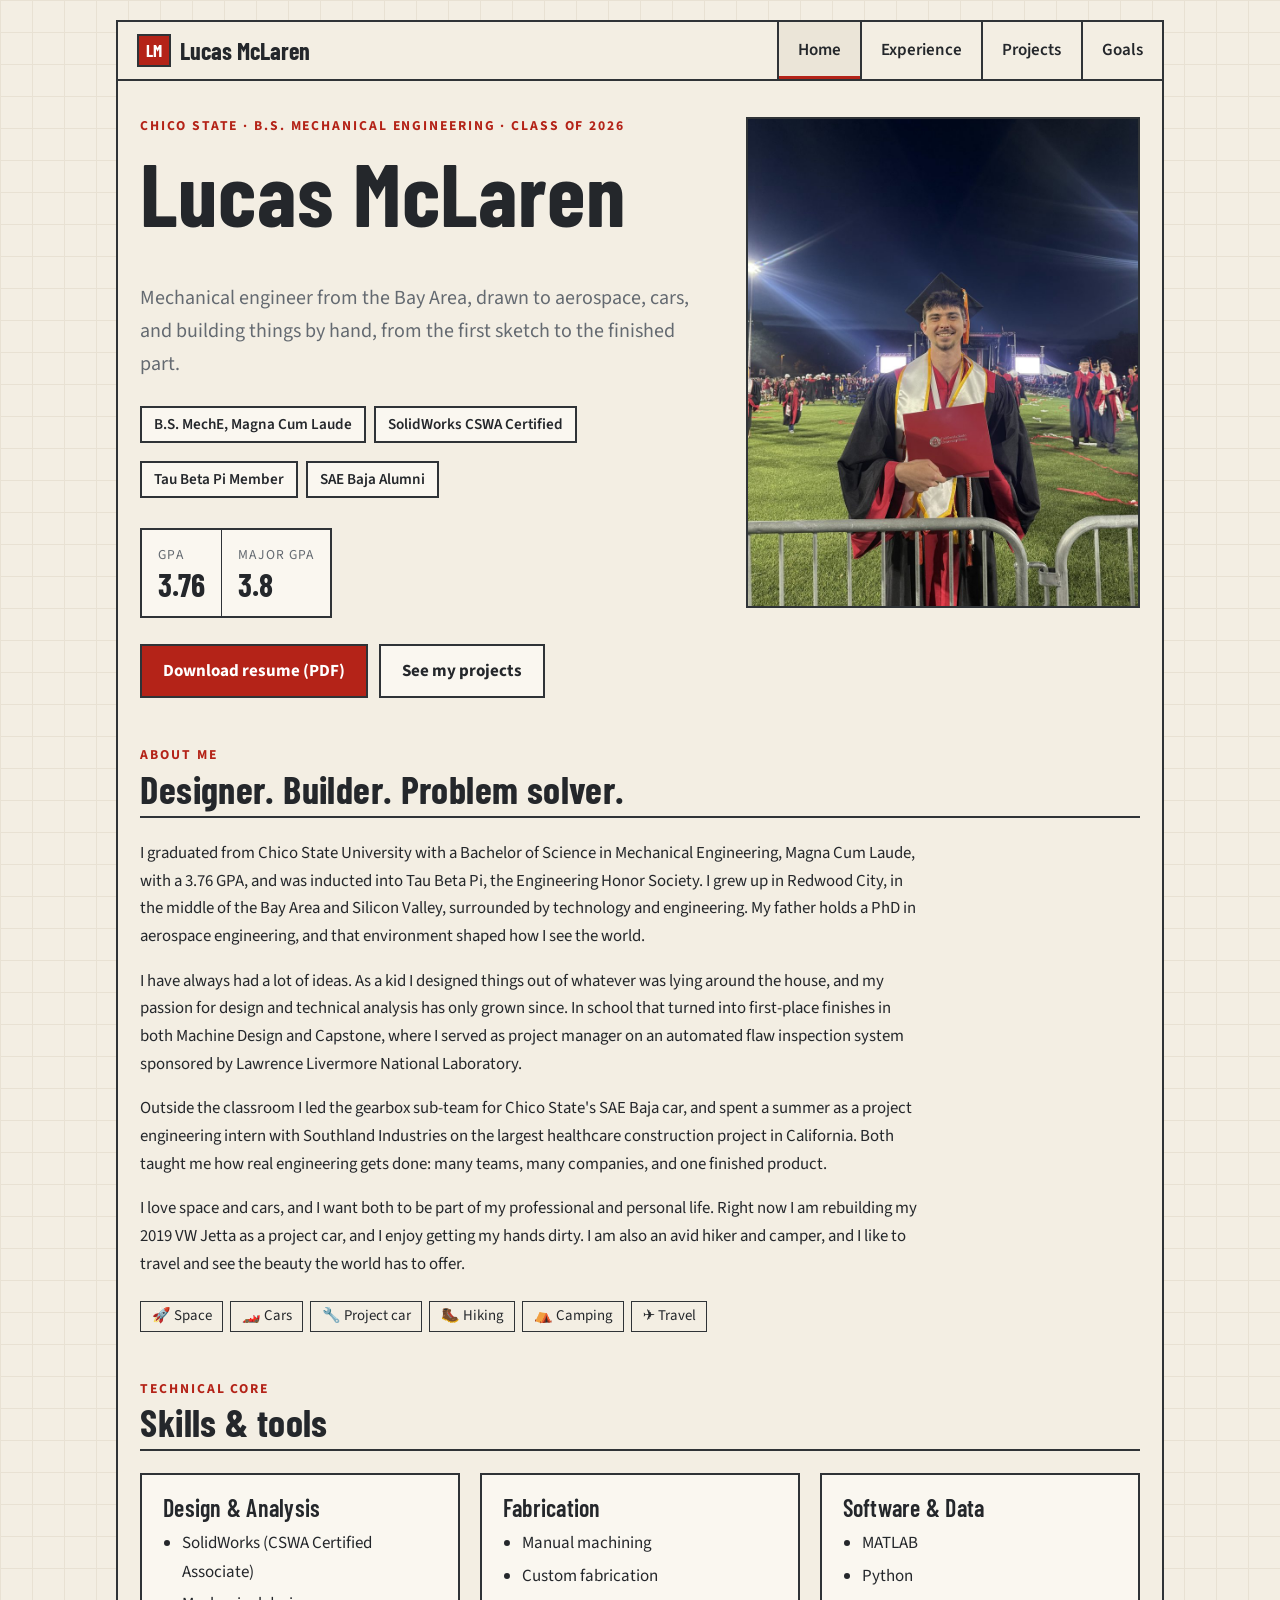
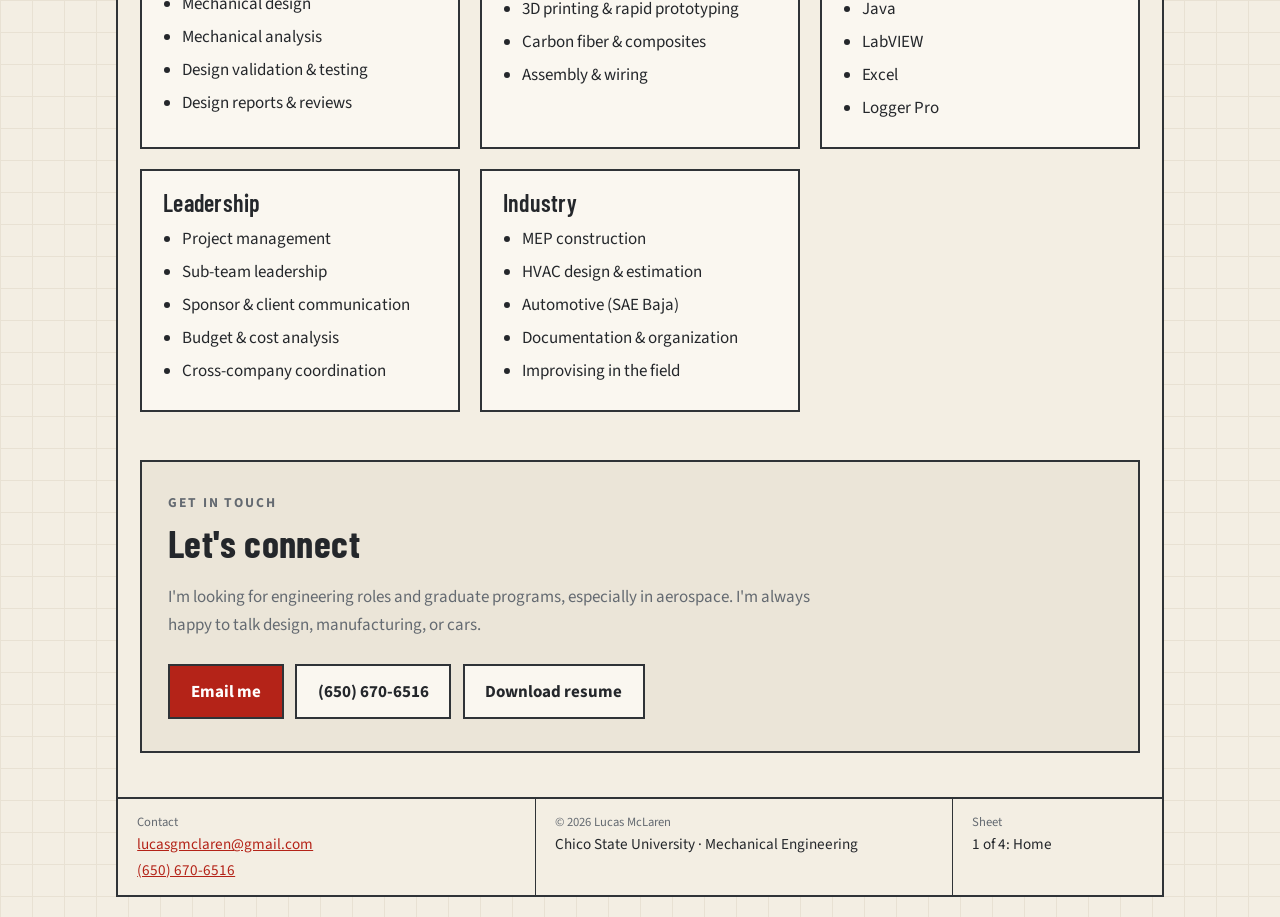
<file: index.html>
<!DOCTYPE html>
<html lang="en">
<head>
<meta charset="utf-8">
<meta name="viewport" content="width=device-width, initial-scale=1">
<title>Lucas McLaren | Mechanical Engineer</title>
<meta name="description" content="Portfolio of Lucas McLaren, mechanical engineering graduate (B.S., Chico State, Magna Cum Laude) interested in aerospace and automotive design.">
<link rel="preconnect" href="https://fonts.googleapis.com"><link rel="preconnect" href="https://fonts.gstatic.com" crossorigin>
<link href="https://fonts.googleapis.com/css2?family=Barlow+Condensed:wght@600;700&family=Source+Sans+3:wght@400;600;700&display=swap" rel="stylesheet">
<link rel="stylesheet" href="style.css">
</head>
<body><div class="sheet"><div class="frame">
<header class="top">
  <a class="brand" href="index.html"><span class="mark" aria-hidden="true">LM</span>Lucas McLaren</a>
  <nav aria-label="Main"><a href="index.html" aria-current="page">Home</a><a href="experience.html">Experience</a><a href="projects.html">Projects</a><a href="goals.html">Goals</a></nav>
</header>
<main>

<div class="hero">
  <div>
    <p class="eyebrow">Chico State · B.S. Mechanical Engineering · Class of 2026</p>
    <h1>Lucas McLaren</h1>
    <p class="lead">Mechanical engineer from the Bay Area, drawn to aerospace, cars, and building things by hand, from the first sketch to the finished part.</p>
    <ul class="badges">
      <li>B.S. MechE, Magna Cum Laude</li>
      <li>SolidWorks CSWA Certified</li>
      <li>Tau Beta Pi Member</li>
      <li>SAE Baja Alumni</li>
    </ul>
    <div class="stats">
      <div class="stat"><small>GPA</small><strong>3.76</strong></div>
      <div class="stat"><small>Major GPA</small><strong>3.8</strong></div>
    </div>
    <div class="actions">
      <a class="btn" href="assets/Lucas_McLaren_Resume_2026.pdf" download>Download resume (PDF)</a>
      <a class="btn ghost" href="projects.html">See my projects</a>
    </div>
  </div>
  <figure class="fig portrait">
    <img src="images/headshot.jpg" alt="Lucas McLaren" onerror="this.closest('figure').classList.add('missing')">
    <figcaption class="empty"><b>FIG. 1, HEADSHOT</b>Add photo as <code>images/headshot.jpg</code></figcaption>
  </figure>
</div>

<section>
  <div class="section-head"><p class="eyebrow">About me</p><h2>Designer. Builder. Problem solver.</h2></div>
  <div class="prose">
    <p>I graduated from Chico State University with a Bachelor of Science in Mechanical Engineering, Magna Cum Laude, with a 3.76 GPA, and was inducted into Tau Beta Pi, the Engineering Honor Society. I grew up in Redwood City, in the middle of the Bay Area and Silicon Valley, surrounded by technology and engineering. My father holds a PhD in aerospace engineering, and that environment shaped how I see the world.</p>
    <p>I have always had a lot of ideas. As a kid I designed things out of whatever was lying around the house, and my passion for design and technical analysis has only grown since. In school that turned into first-place finishes in both Machine Design and Capstone, where I served as project manager on an automated flaw inspection system sponsored by Lawrence Livermore National Laboratory.</p>
    <p>Outside the classroom I led the gearbox sub-team for Chico State's SAE Baja car, and spent a summer as a project engineering intern with Southland Industries on the largest healthcare construction project in California. Both taught me how real engineering gets done: many teams, many companies, and one finished product.</p>
    <p>I love space and cars, and I want both to be part of my professional and personal life. Right now I am rebuilding my 2019 VW Jetta as a project car, and I enjoy getting my hands dirty. I am also an avid hiker and camper, and I like to travel and see the beauty the world has to offer.</p>
  </div>
  <ul class="chips interests" aria-label="Interests">
    <li>🚀 Space</li><li>🏎️ Cars</li><li>🔧 Project car</li><li>🥾 Hiking</li><li>⛺ Camping</li><li>✈️ Travel</li>
  </ul>
</section>

<section>
  <div class="section-head"><p class="eyebrow">Technical core</p><h2>Skills &amp; tools</h2></div>
  <div class="cols">
    <div class="card"><h3>Design &amp; Analysis</h3><ul>
      <li>SolidWorks (CSWA Certified Associate)</li><li>Mechanical design</li><li>Mechanical analysis</li><li>Design validation &amp; testing</li><li>Design reports &amp; reviews</li></ul></div>
    <div class="card"><h3>Fabrication</h3><ul>
      <li>Manual machining</li><li>Custom fabrication</li><li>3D printing &amp; rapid prototyping</li><li>Carbon fiber &amp; composites</li><li>Assembly &amp; wiring</li></ul></div>
    <div class="card"><h3>Software &amp; Data</h3><ul>
      <li>MATLAB</li><li>Python</li><li>Java</li><li>LabVIEW</li><li>Excel</li><li>Logger Pro</li></ul></div>
    <div class="card"><h3>Leadership</h3><ul>
      <li>Project management</li><li>Sub-team leadership</li><li>Sponsor &amp; client communication</li><li>Budget &amp; cost analysis</li><li>Cross-company coordination</li></ul></div>
    <div class="card"><h3>Industry</h3><ul>
      <li>MEP construction</li><li>HVAC design &amp; estimation</li><li>Automotive (SAE Baja)</li><li>Documentation &amp; organization</li><li>Improvising in the field</li></ul></div>
  </div>
</section>

<section class="connect">
  <p class="eyebrow">Get in touch</p>
  <h2>Let's connect</h2>
  <p>I'm looking for engineering roles and graduate programs, especially in aerospace. I'm always happy to talk design, manufacturing, or cars.</p>
  <div class="actions">
    <a class="btn" href="mailto:lucasgmclaren@gmail.com">Email me</a>
    <a class="btn ghost" href="tel:+16506706516">(650) 670-6516</a>
    <a class="btn ghost" href="assets/Lucas_McLaren_Resume_2026.pdf" download>Download resume</a>
    <!-- Add LinkedIn: <a class="btn ghost" href="https://www.linkedin.com/in/YOUR-PROFILE/">LinkedIn</a> -->
  </div>
</section>

</main>
<footer class="block">
  <div><small>Contact</small><a href="mailto:lucasgmclaren@gmail.com">lucasgmclaren@gmail.com</a><br><a href="tel:+16506706516">(650) 670-6516</a></div>
  <div><small>© 2026 Lucas McLaren</small>Chico State University · Mechanical Engineering</div>
  <div><small>Sheet</small>1 of 4: Home</div>
</footer>
</div></div></body>
</html>
</file>
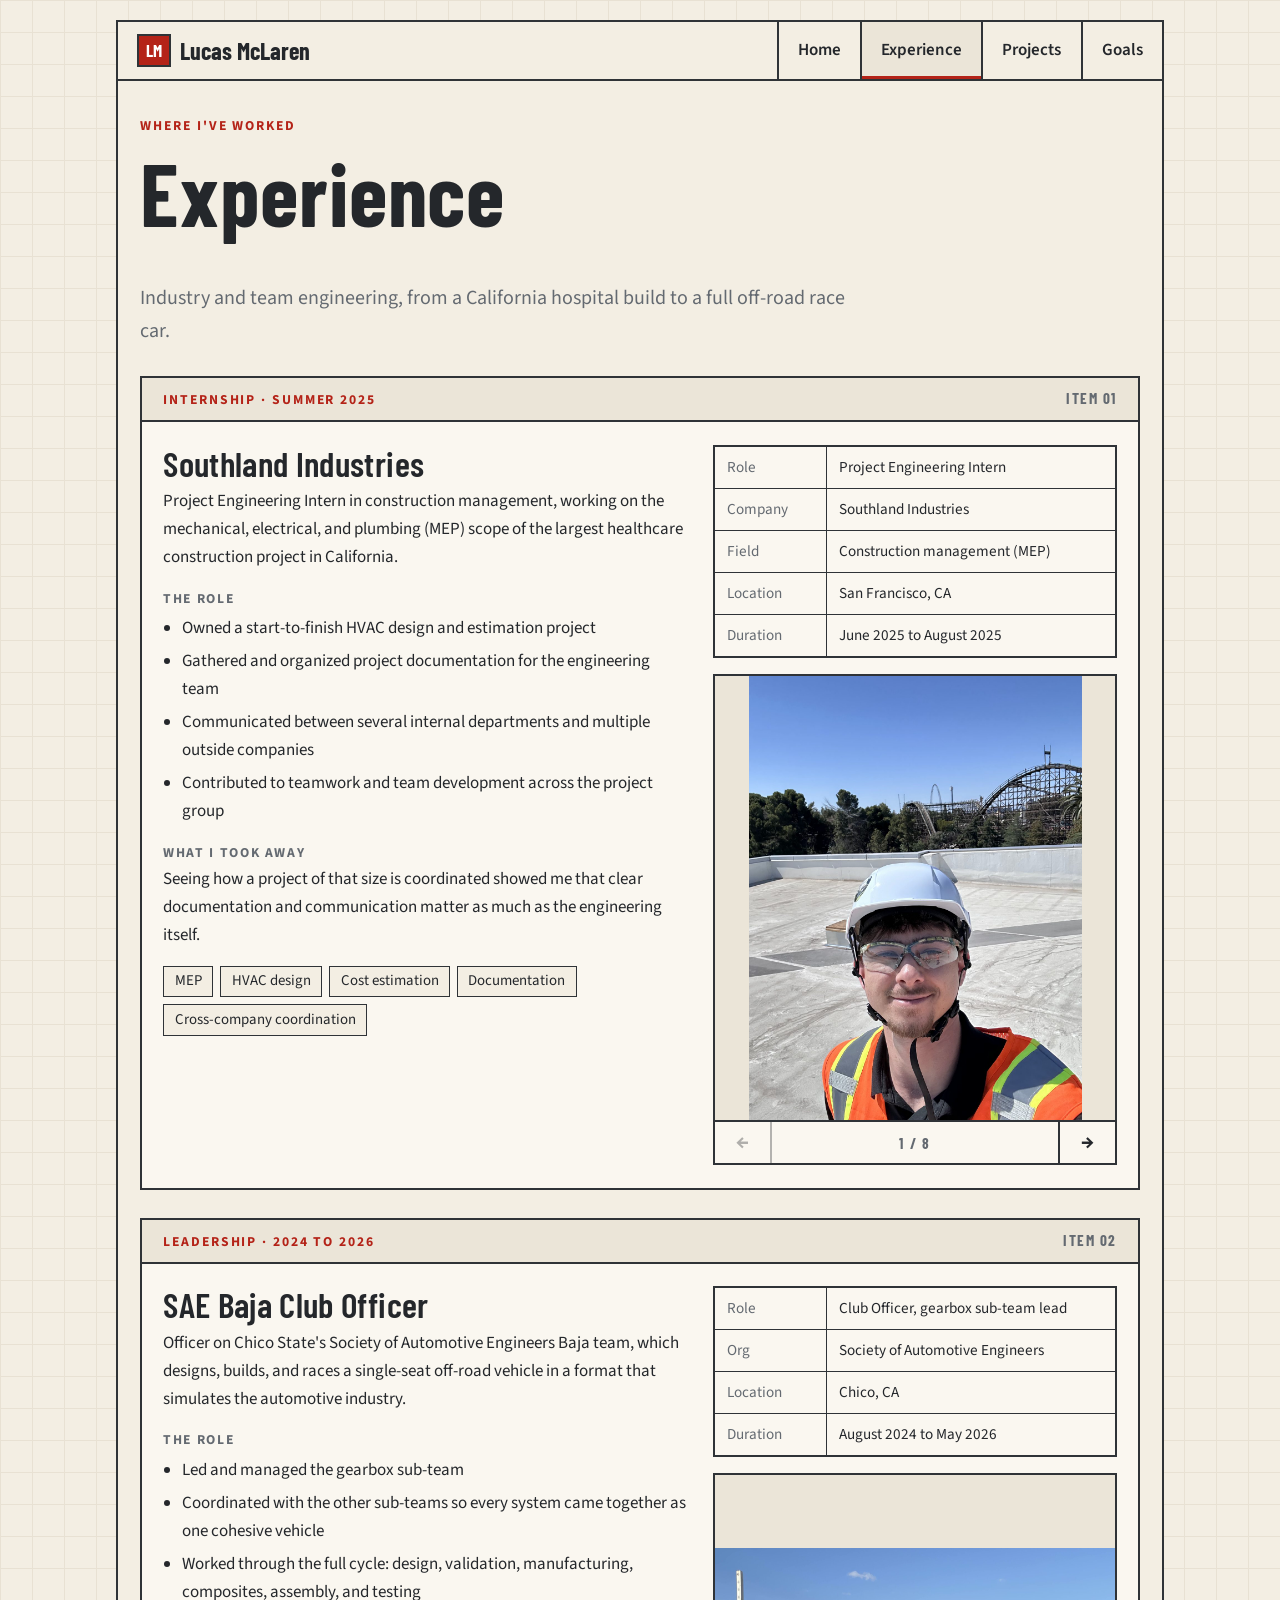
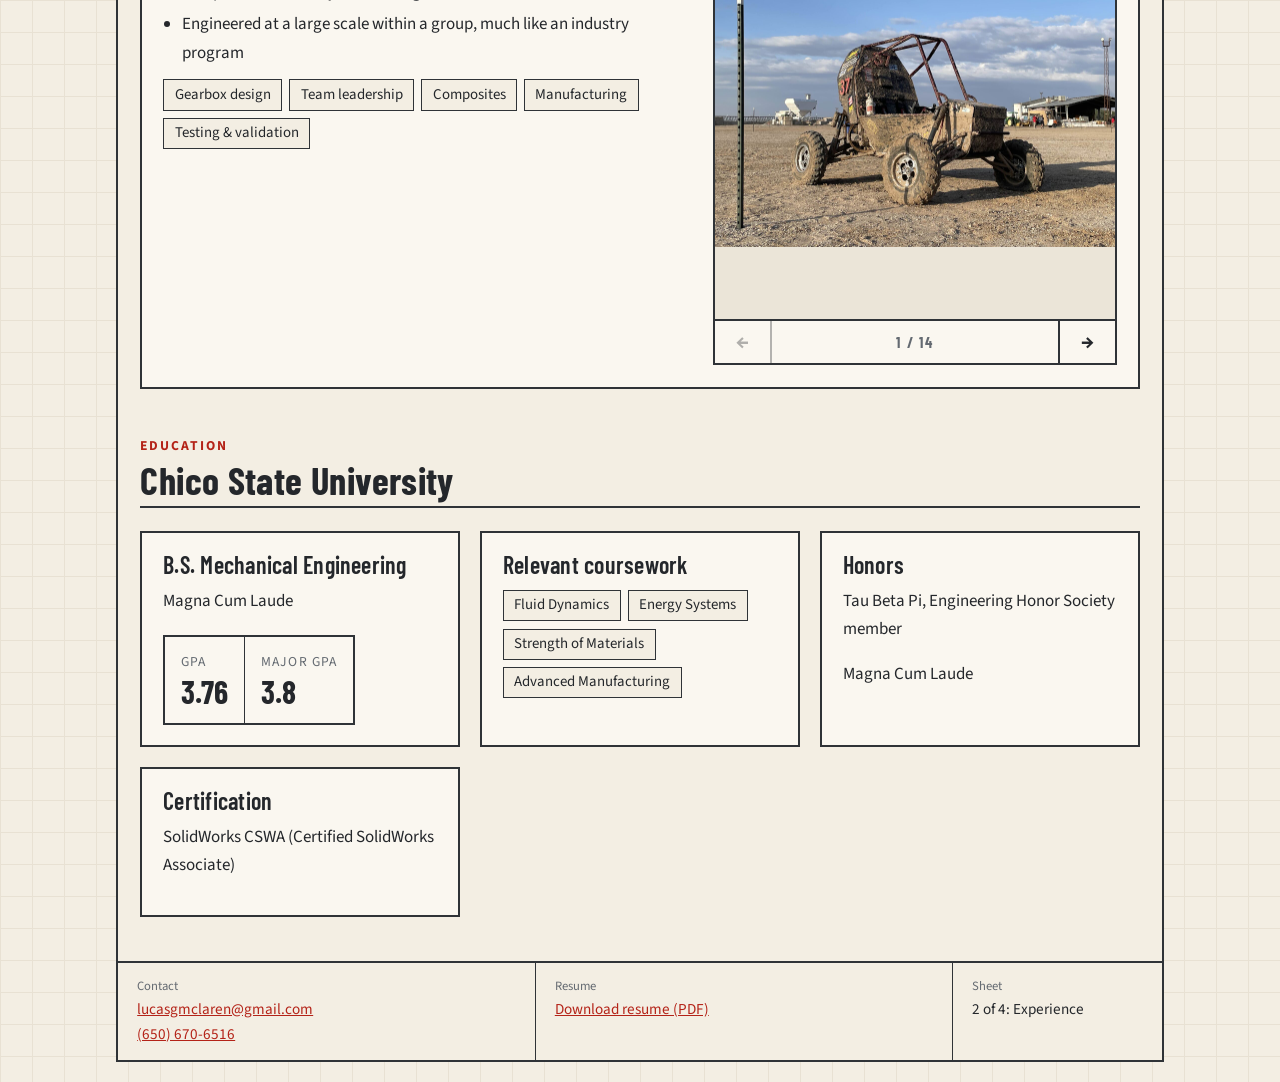
<file: experience.html>
<!DOCTYPE html>
<html lang="en">
<head>
<meta charset="utf-8">
<meta name="viewport" content="width=device-width, initial-scale=1">
<title>Experience | Lucas McLaren</title>
<meta name="description" content="Engineering experience of Lucas McLaren: Southland Industries project engineering internship and SAE Baja club officer.">
<link rel="preconnect" href="https://fonts.googleapis.com"><link rel="preconnect" href="https://fonts.gstatic.com" crossorigin>
<link href="https://fonts.googleapis.com/css2?family=Barlow+Condensed:wght@600;700&family=Source+Sans+3:wght@400;600;700&display=swap" rel="stylesheet">
<link rel="stylesheet" href="style.css">
</head>
<body><div class="sheet"><div class="frame">
<header class="top">
  <a class="brand" href="index.html"><span class="mark" aria-hidden="true">LM</span>Lucas McLaren</a>
  <nav aria-label="Main"><a href="index.html">Home</a><a href="experience.html" aria-current="page">Experience</a><a href="projects.html">Projects</a><a href="goals.html">Goals</a></nav>
</header>
<main>

<p class="eyebrow">Where I've worked</p>
<h1>Experience</h1>
<p class="lead">Industry and team engineering, from a California hospital build to a full off-road race car.</p>

<article class="entry">
  <div class="entry-head"><p class="eyebrow">Internship · Summer 2025</p><span class="no">ITEM 01</span></div>
  <div class="entry-body">
    <div>
      <h3>Southland Industries</h3>
      <p>Project Engineering Intern in construction management, working on the mechanical, electrical, and plumbing (MEP) scope of the largest healthcare construction project in California.</p>
      <p class="subhead">The role</p>
      <ul>
        <li>Owned a start-to-finish HVAC design and estimation project</li>
        <li>Gathered and organized project documentation for the engineering team</li>
        <li>Communicated between several internal departments and multiple outside companies</li>
        <li>Contributed to teamwork and team development across the project group</li>
      </ul>
      <p class="subhead">What I took away</p>
      <p>Seeing how a project of that size is coordinated showed me that clear documentation and communication matter as much as the engineering itself.</p>
      <ul class="chips"><li>MEP</li><li>HVAC design</li><li>Cost estimation</li><li>Documentation</li><li>Cross-company coordination</li></ul>
    </div>
    <div>
    <dl class="titleblock">
      <div><dt>Role</dt><dd>Project Engineering Intern</dd></div>
      <div><dt>Company</dt><dd>Southland Industries</dd></div>
      <div><dt>Field</dt><dd>Construction management (MEP)</dd></div>
      <div><dt>Location</dt><dd>San Francisco, CA</dd></div>
      <div><dt>Duration</dt><dd>June 2025 to August 2025</dd></div>
    </dl>
    <div class="carousel" style="margin-top:1rem" aria-roledescription="carousel" aria-label="Internship photos and videos">
      <div class="carousel-track" tabindex="0">
        <figure class="slide"><img src="images/intern/headshot.jpg" alt="Lucas in hard hat and safety vest on a job-site roof" loading="lazy"></figure>
        <figure class="slide"><img src="images/intern/equipment.jpg" alt="Mechanical equipment installed on site" loading="lazy"></figure>
        <figure class="slide"><img src="images/intern/equipment-2.jpg" alt="Heavy equipment on the job site" loading="lazy"></figure>
        <figure class="slide"><img src="images/intern/field-friends.jpg" alt="Lucas with fellow interns on the job site" loading="lazy"></figure>
        <figure class="slide"><img src="images/intern/field-mockup.jpg" alt="Full-scale mockup on the job site" loading="lazy"></figure>
        <figure class="slide"><img src="images/intern/office.jpg" alt="Project office workspace" loading="lazy"></figure>
        <figure class="slide"><video src="images/intern/walkthru.mp4" poster="images/intern/walkthru-poster.jpg" muted playsinline loop controls preload="none" aria-label="Job-site walkthrough video, no sound"></video></figure>
        <figure class="slide"><video src="images/intern/walkthru-roof.mp4" poster="images/intern/walkthru-roof-poster.jpg" muted playsinline loop controls preload="none" aria-label="Rooftop walkthrough video, no sound"></video></figure>
      </div>
      <div class="carousel-bar">
        <button class="carousel-btn" data-dir="-1" aria-label="Previous photo">&#8592;</button>
        <span class="carousel-count" aria-live="polite">1 / 8</span>
        <button class="carousel-btn" data-dir="1" aria-label="Next photo">&#8594;</button>
      </div>
    </div>
    </div>
  </div>
</article>

<article class="entry">
  <div class="entry-head"><p class="eyebrow">Leadership · 2024 to 2026</p><span class="no">ITEM 02</span></div>
  <div class="entry-body">
    <div>
      <h3>SAE Baja Club Officer</h3>
      <p>Officer on Chico State's Society of Automotive Engineers Baja team, which designs, builds, and races a single-seat off-road vehicle in a format that simulates the automotive industry.</p>
      <p class="subhead">The role</p>
      <ul>
        <li>Led and managed the gearbox sub-team</li>
        <li>Coordinated with the other sub-teams so every system came together as one cohesive vehicle</li>
        <li>Worked through the full cycle: design, validation, manufacturing, composites, assembly, and testing</li>
        <li>Engineered at a large scale within a group, much like an industry program</li>
      </ul>
      <ul class="chips"><li>Gearbox design</li><li>Team leadership</li><li>Composites</li><li>Manufacturing</li><li>Testing &amp; validation</li></ul>
    </div>
    <div>
      <dl class="titleblock">
        <div><dt>Role</dt><dd>Club Officer, gearbox sub-team lead</dd></div>
        <div><dt>Org</dt><dd>Society of Automotive Engineers</dd></div>
        <div><dt>Location</dt><dd>Chico, CA</dd></div>
        <div><dt>Duration</dt><dd>August 2024 to May 2026</dd></div>
      </dl>
      <div class="carousel" style="margin-top:1rem" aria-roledescription="carousel" aria-label="SAE Baja photos and video">
        <div class="carousel-track" tabindex="0">
          <figure class="slide"><img src="images/baja/beautiful.jpg" alt="The Chico State SAE Baja car on a dirt course" loading="lazy"></figure>
          <figure class="slide"><img src="images/baja/car-me.jpg" alt="Lucas with the Baja car at competition" loading="lazy"></figure>
          <figure class="slide"><img src="images/baja/car-home.jpg" alt="The finished Baja car in the shop at night" loading="lazy"></figure>
          <figure class="slide"><img src="images/baja/team.jpg" alt="The Wildcat Racing team at competition" loading="lazy"></figure>
          <figure class="slide"><img src="images/baja/cad.jpg" alt="SolidWorks CAD model of the Baja car" loading="lazy"></figure>
          <figure class="slide"><img src="images/baja/unfinished.jpg" alt="The Baja car frame during assembly" loading="lazy"></figure>
          <figure class="slide"><img src="images/baja/gearbox.jpg" alt="Gearbox assembly with drive shaft" loading="lazy"></figure>
          <figure class="slide"><img src="images/baja/gearbox-wtabs.jpg" alt="Machined gearbox housing" loading="lazy"></figure>
          <figure class="slide"><img src="images/baja/gearbox-plus-yokes.jpg" alt="Gearbox housing with machined yokes and parts" loading="lazy"></figure>
          <figure class="slide"><img src="images/baja/gear-blanks-2.jpg" alt="Machined gear blanks and spacers" loading="lazy"></figure>
          <figure class="slide"><img src="images/baja/yokes.jpg" alt="Machined drive yokes" loading="lazy"></figure>
          <figure class="slide"><video src="images/baja/yoke-turning.mp4" poster="images/baja/yoke-turning-poster.jpg" muted playsinline loop controls preload="none" aria-label="Turning a drive yoke on the lathe, no sound"></video></figure>
          <figure class="slide"><video src="images/baja/in-action.mp4" poster="images/baja/in-action-poster.jpg" muted playsinline loop controls preload="none" aria-label="Baja car driving, no sound"></video></figure>
          <figure class="slide"><video src="images/baja/dyno.mp4" poster="images/baja/dyno-poster.jpg" muted playsinline loop controls preload="none" aria-label="Baja car dyno testing, no sound"></video></figure>
        </div>
        <div class="carousel-bar">
          <button class="carousel-btn" data-dir="-1" aria-label="Previous photo">&#8592;</button>
          <span class="carousel-count" aria-live="polite">1 / 14</span>
          <button class="carousel-btn" data-dir="1" aria-label="Next photo">&#8594;</button>
        </div>
      </div>
    </div>
  </div>
</article>

<section>
  <div class="section-head"><p class="eyebrow">Education</p><h2>Chico State University</h2></div>
  <div class="cols">
    <div class="card"><h3>B.S. Mechanical Engineering</h3><p>Magna Cum Laude</p><div class="stats compact"><div class="stat"><small>GPA</small><strong>3.76</strong></div><div class="stat"><small>Major GPA</small><strong>3.8</strong></div></div></div>
    <div class="card"><h3>Relevant coursework</h3><ul class="chips"><li>Fluid Dynamics</li><li>Energy Systems</li><li>Strength of Materials</li><li>Advanced Manufacturing</li></ul></div>
    <div class="card"><h3>Honors</h3><p>Tau Beta Pi, Engineering Honor Society member</p><p>Magna Cum Laude</p></div>
    <div class="card"><h3>Certification</h3><p>SolidWorks CSWA (Certified SolidWorks Associate)</p></div>
  </div>
</section>

</main>
<footer class="block">
  <div><small>Contact</small><a href="mailto:lucasgmclaren@gmail.com">lucasgmclaren@gmail.com</a><br><a href="tel:+16506706516">(650) 670-6516</a></div>
  <div><small>Resume</small><a href="assets/Lucas_McLaren_Resume_2026.pdf" download>Download resume (PDF)</a></div>
  <div><small>Sheet</small>2 of 4: Experience</div>
</footer>
</div></div>
<script src="carousel.js" defer></script>
</body>
</html>
</file>
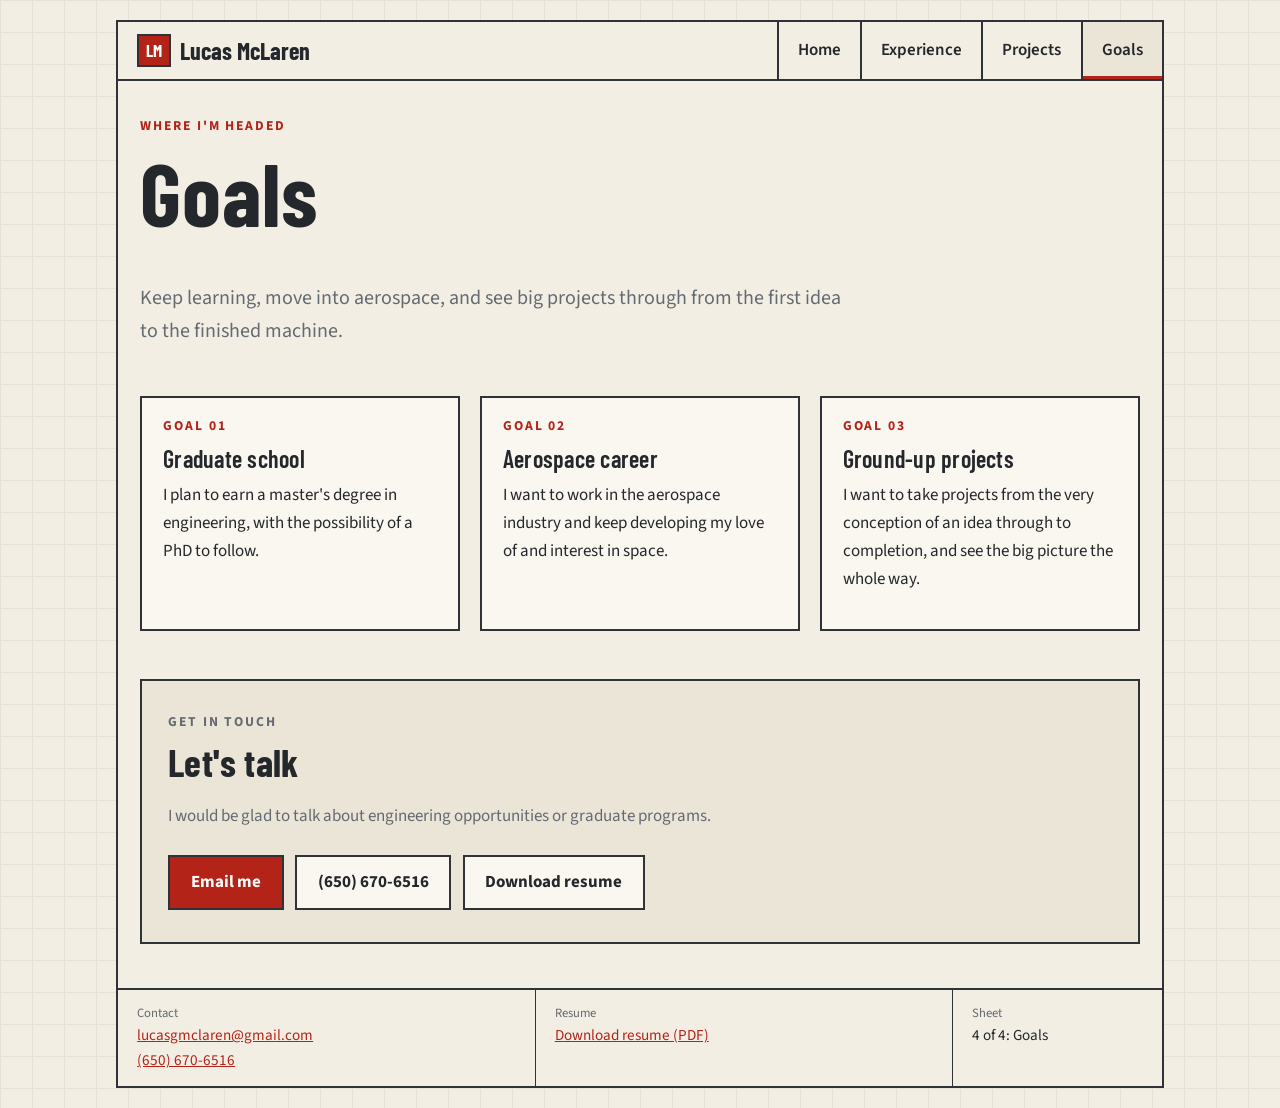
<file: goals.html>
<!DOCTYPE html>
<html lang="en">
<head>
<meta charset="utf-8">
<meta name="viewport" content="width=device-width, initial-scale=1">
<title>Goals | Lucas McLaren</title>
<meta name="description" content="Career and graduate school goals of Lucas McLaren, mechanical engineer interested in aerospace.">
<link rel="preconnect" href="https://fonts.googleapis.com"><link rel="preconnect" href="https://fonts.gstatic.com" crossorigin>
<link href="https://fonts.googleapis.com/css2?family=Barlow+Condensed:wght@600;700&family=Source+Sans+3:wght@400;600;700&display=swap" rel="stylesheet">
<link rel="stylesheet" href="style.css">
</head>
<body><div class="sheet"><div class="frame">
<header class="top">
  <a class="brand" href="index.html"><span class="mark" aria-hidden="true">LM</span>Lucas McLaren</a>
  <nav aria-label="Main"><a href="index.html">Home</a><a href="experience.html">Experience</a><a href="projects.html">Projects</a><a href="goals.html" aria-current="page">Goals</a></nav>
</header>
<main>

<p class="eyebrow">Where I'm headed</p>
<h1>Goals</h1>
<p class="lead">Keep learning, move into aerospace, and see big projects through from the first idea to the finished machine.</p>

<section>
  <div class="cols">
    <article class="card"><p class="eyebrow">Goal 01</p><h3>Graduate school</h3><p>I plan to earn a master's degree in engineering, with the possibility of a PhD to follow.</p></article>
    <article class="card"><p class="eyebrow">Goal 02</p><h3>Aerospace career</h3><p>I want to work in the aerospace industry and keep developing my love of and interest in space.</p></article>
    <article class="card"><p class="eyebrow">Goal 03</p><h3>Ground-up projects</h3><p>I want to take projects from the very conception of an idea through to completion, and see the big picture the whole way.</p></article>
  </div>
</section>

<section class="connect">
  <p class="eyebrow">Get in touch</p>
  <h2>Let's talk</h2>
  <p>I would be glad to talk about engineering opportunities or graduate programs.</p>
  <div class="actions">
    <a class="btn" href="mailto:lucasgmclaren@gmail.com">Email me</a>
    <a class="btn ghost" href="tel:+16506706516">(650) 670-6516</a>
    <a class="btn ghost" href="assets/Lucas_McLaren_Resume_2026.pdf" download>Download resume</a>
  </div>
</section>

</main>
<footer class="block">
  <div><small>Contact</small><a href="mailto:lucasgmclaren@gmail.com">lucasgmclaren@gmail.com</a><br><a href="tel:+16506706516">(650) 670-6516</a></div>
  <div><small>Resume</small><a href="assets/Lucas_McLaren_Resume_2026.pdf" download>Download resume (PDF)</a></div>
  <div><small>Sheet</small>4 of 4: Goals</div>
</footer>
</div></div></body>
</html>
</file>
<file: style.css>
/* Lucas McLaren portfolio: drafting-sheet theme */
:root{
  color-scheme:light;
  --paper:#f3eee3; --grid:#e8e1d3; --ink:#24272b; --muted:#646a71;
  --accent:#b42318; --accent-ink:#ffffff; --line:#2f3337; --panel:#faf7f0; --soft:#ebe5d8;
}
*{box-sizing:border-box}
html{scroll-behavior:smooth}
body{
  margin:0; color:var(--ink); background-color:var(--paper);
  background-image:linear-gradient(var(--grid) 1px,transparent 1px),linear-gradient(90deg,var(--grid) 1px,transparent 1px);
  background-size:32px 32px;
  font:17px/1.65 "Source Sans 3","Segoe UI",system-ui,sans-serif;
}
img{max-width:100%;display:block}
h1,h2,h3{font-family:"Barlow Condensed","Arial Narrow",Impact,sans-serif;line-height:1.05;margin:0 0 .5em;letter-spacing:.01em}
h1{font-size:clamp(3rem,9vw,5.5rem);font-weight:700}
h2{font-size:clamp(1.8rem,4vw,2.4rem);font-weight:700}
h3{font-size:1.5rem;font-weight:600}
p{margin:0 0 1em}
a{color:var(--accent)}
a:focus-visible,button:focus-visible{outline:3px solid var(--accent);outline-offset:3px}

/* Sheet frame */
.sheet{max-width:1080px;margin:1.25rem auto;padding:0 1rem}
.frame{background:var(--paper);border:2px solid var(--line)}
header.top{display:flex;flex-wrap:wrap;justify-content:space-between;align-items:stretch;border-bottom:2px solid var(--line)}
header.top .brand{display:flex;align-items:center;gap:.6rem;font:700 1.5rem "Barlow Condensed",Impact,sans-serif;padding:.6rem 1.2rem;text-decoration:none;color:var(--ink)}
.mark{display:inline-grid;place-items:center;width:2.1rem;height:2.1rem;border:2px solid var(--line);background:var(--accent);color:var(--accent-ink);font-size:1.05rem;letter-spacing:.02em}
nav{display:flex;flex-wrap:wrap}
nav a{display:flex;align-items:center;padding:.9rem 1.2rem;text-decoration:none;color:var(--ink);border-left:2px solid var(--line);font-weight:600}
nav a:hover{background:var(--soft)}
nav a[aria-current="page"]{background:var(--soft);color:var(--ink);box-shadow:inset 0 -3px 0 var(--accent)}
main{padding:2.25rem 1.4rem 2.75rem}

/* Labels */
.eyebrow{font:700 .85rem/1.3 "Source Sans 3",system-ui,sans-serif;letter-spacing:.14em;text-transform:uppercase;color:var(--accent);margin:0 0 .7rem}
.lead{font-size:1.25rem;max-width:36em;color:var(--muted)}

/* Hero */
.hero{display:grid;gap:2.25rem;grid-template-columns:1.45fr 1fr;align-items:start}
.badges{display:flex;flex-wrap:wrap;gap:.5rem;padding:0;margin:1.2rem 0 0;list-style:none}
.badges li{border:2px solid var(--line);background:var(--panel);padding:.25rem .75rem;font-weight:600;font-size:.95rem}
.stats{display:inline-grid;grid-auto-flow:column;margin-top:1.6rem;border:2px solid var(--line);background:var(--panel)}
.stat{padding:.9rem 1rem;border-right:1px solid var(--line)}
.stat:last-child{border-right:0}
.stats.compact{margin-top:.2rem}
.stat small{display:block;color:var(--muted);font-size:.85rem;text-transform:uppercase;letter-spacing:.08em}
.stat strong{display:block;font:700 2rem/1.1 "Barlow Condensed",Impact,sans-serif}
.actions{display:flex;flex-wrap:wrap;gap:.7rem;margin-top:1.6rem}
.btn{display:inline-block;padding:.7rem 1.3rem;background:var(--accent);color:var(--accent-ink);font-weight:700;text-decoration:none;border:2px solid var(--line)}
.btn:hover{background:var(--ink);color:var(--paper)}
.btn.ghost{background:var(--panel);color:var(--ink)}
.btn.ghost:hover{background:var(--ink);color:var(--paper)}

/* Figures: photo if present, labeled drafting frame if not */
figure.fig{margin:0;border:2px solid var(--line);background:var(--panel);position:relative;overflow:hidden}
figure.fig img{width:100%;height:100%;object-fit:cover}
figure.fig.portrait{aspect-ratio:4/5}
figure.fig.wide{aspect-ratio:16/10}
figure.fig .empty{display:none}
figure.fig.missing img{display:none}
figure.fig.missing .empty{position:absolute;inset:0;display:flex;flex-direction:column;align-items:center;justify-content:center;gap:.3rem;text-align:center;color:var(--muted);font-size:.9rem;padding:1rem;
  background-image:linear-gradient(45deg,transparent 49.4%,var(--grid) 49.6%,var(--grid) 50.4%,transparent 50.6%),linear-gradient(-45deg,transparent 49.4%,var(--grid) 49.6%,var(--grid) 50.4%,transparent 50.6%)}
figure.fig.missing .empty b{font:700 1.1rem "Barlow Condensed",Impact,sans-serif;color:var(--ink);letter-spacing:.06em;background:var(--panel);padding:0 .4rem}
figure.fig.missing .empty code{background:var(--panel);padding:0 .4rem}
.fig-row{display:grid;grid-template-columns:1fr 1fr;gap:1rem}

/* Sections */
section{margin-top:3rem}
.section-head{border-bottom:2px solid var(--line);padding-bottom:.4rem;margin-bottom:1.4rem}
.section-head h2{margin:0}
.section-head .eyebrow{margin-bottom:.3rem}
.prose{max-width:46em}
.prose p{font-size:1.05rem}
.cols{display:grid;gap:1.25rem;grid-template-columns:repeat(auto-fit,minmax(260px,1fr))}
.card{border:2px solid var(--line);background:var(--panel);padding:1.2rem 1.3rem}
.card h3{margin-bottom:.6rem}
ul{padding-left:1.2rem;margin:.4rem 0}
li{margin:.3rem 0}
.chips{display:flex;flex-wrap:wrap;gap:.45rem;padding:0;margin:.8rem 0 0;list-style:none}
.chips li{border:1.5px solid var(--line);padding:.15rem .65rem;background:var(--paper);margin:0;font-size:.93rem}
.interests{margin-top:1.4rem}

/* Project / role entries */
.entry{border:2px solid var(--line);background:var(--panel);margin-top:1.75rem}
.entry-head{display:flex;flex-wrap:wrap;justify-content:space-between;align-items:baseline;gap:.5rem 1rem;padding:.7rem 1.3rem;border-bottom:2px solid var(--line);background:var(--soft)}
.entry-head .eyebrow{margin:0}
.entry-head .no{font:700 .95rem "Barlow Condensed",Impact,sans-serif;color:var(--muted);letter-spacing:.1em}
.entry-body{display:grid;grid-template-columns:1.3fr 1fr;gap:1.6rem;padding:1.4rem 1.3rem}
.entry-body.solo{grid-template-columns:1fr}
.entry h3{font-size:clamp(1.7rem,3.5vw,2.2rem);margin-bottom:.35rem}
.award{display:inline-block;background:var(--accent);color:var(--accent-ink);font-weight:700;font-size:.85rem;letter-spacing:.06em;text-transform:uppercase;padding:.15rem .6rem;border:2px solid var(--line);margin-bottom:.8rem}
.subhead{font:700 .85rem "Source Sans 3",system-ui,sans-serif;letter-spacing:.12em;text-transform:uppercase;color:var(--muted);margin:1.1rem 0 .2rem}

/* Key-value block (title block) */
.titleblock{border:2px solid var(--line);background:var(--panel);font-size:.95rem;margin:0}
.titleblock div{display:grid;grid-template-columns:7rem 1fr;border-bottom:1px solid var(--line)}
.titleblock div:last-child{border-bottom:0}
.titleblock dt,.titleblock dd{margin:0;padding:.5rem .7rem}
.titleblock dt{color:var(--muted);border-right:1px solid var(--line)}

/* Contact band */
.connect{border:2px solid var(--line);background:var(--soft);padding:2rem 1.6rem}
.connect p{color:var(--muted);max-width:40em}

footer.block{display:grid;grid-template-columns:2fr 2fr 1fr;border-top:2px solid var(--line);font-size:.95rem}
footer.block div{padding:.8rem 1.2rem;border-right:1px solid var(--line)}
footer.block div:last-child{border-right:0}
footer.block small{display:block;color:var(--muted)}

@media (max-width:820px){
  .hero,.entry-body{grid-template-columns:1fr}
  .hero figure{max-width:340px}
}
@media (max-width:760px){
  main{padding:1.6rem 1rem 2rem}
  header.top .brand{width:100%}
  nav{width:100%}
  nav a{border-left:0;border-top:2px solid var(--line);flex:1;justify-content:center;padding:.75rem .5rem}
  nav a+a{border-left:2px solid var(--line)}
  .fig-row{grid-template-columns:1fr}
  footer.block{grid-template-columns:1fr}
  footer.block div{border-right:0;border-bottom:1px solid var(--line)}
}
@media (prefers-reduced-motion:reduce){html{scroll-behavior:auto}}

/* Photo carousel */
.carousel{border:2px solid var(--line);background:var(--panel)}
.carousel-track{display:flex;overflow-x:auto;scroll-snap-type:x mandatory;scroll-behavior:smooth;scrollbar-width:none;aspect-ratio:9/10;background:var(--soft)}
.carousel-track::-webkit-scrollbar{display:none}
.carousel-track:focus-visible{outline:3px solid var(--accent);outline-offset:-3px}
.slide{flex:0 0 100%;margin:0;scroll-snap-align:center;display:flex;align-items:center;justify-content:center}
.slide img,.slide video{width:100%;height:100%;object-fit:contain;display:block;background:var(--soft)}
.carousel-bar{display:flex;align-items:center;justify-content:space-between;border-top:2px solid var(--line)}
.carousel-btn{font:700 1.3rem/1 "Source Sans 3",system-ui,sans-serif;background:var(--panel);color:var(--ink);border:0;padding:.65rem 1.3rem;cursor:pointer}
.carousel-btn:first-child{border-right:2px solid var(--line)}
.carousel-btn:last-child{border-left:2px solid var(--line)}
.carousel-btn:hover{background:var(--accent);color:var(--accent-ink)}
.carousel-btn:disabled{opacity:.35;cursor:default;background:var(--panel);color:var(--ink)}
.carousel-count{font:700 .95rem "Barlow Condensed",Impact,sans-serif;letter-spacing:.12em;color:var(--muted)}
@media (prefers-reduced-motion:reduce){.carousel-track{scroll-behavior:auto}}
.entry-body > .carousel{align-self:start}
.slide > a{display:block;width:100%;height:100%}
</file>
